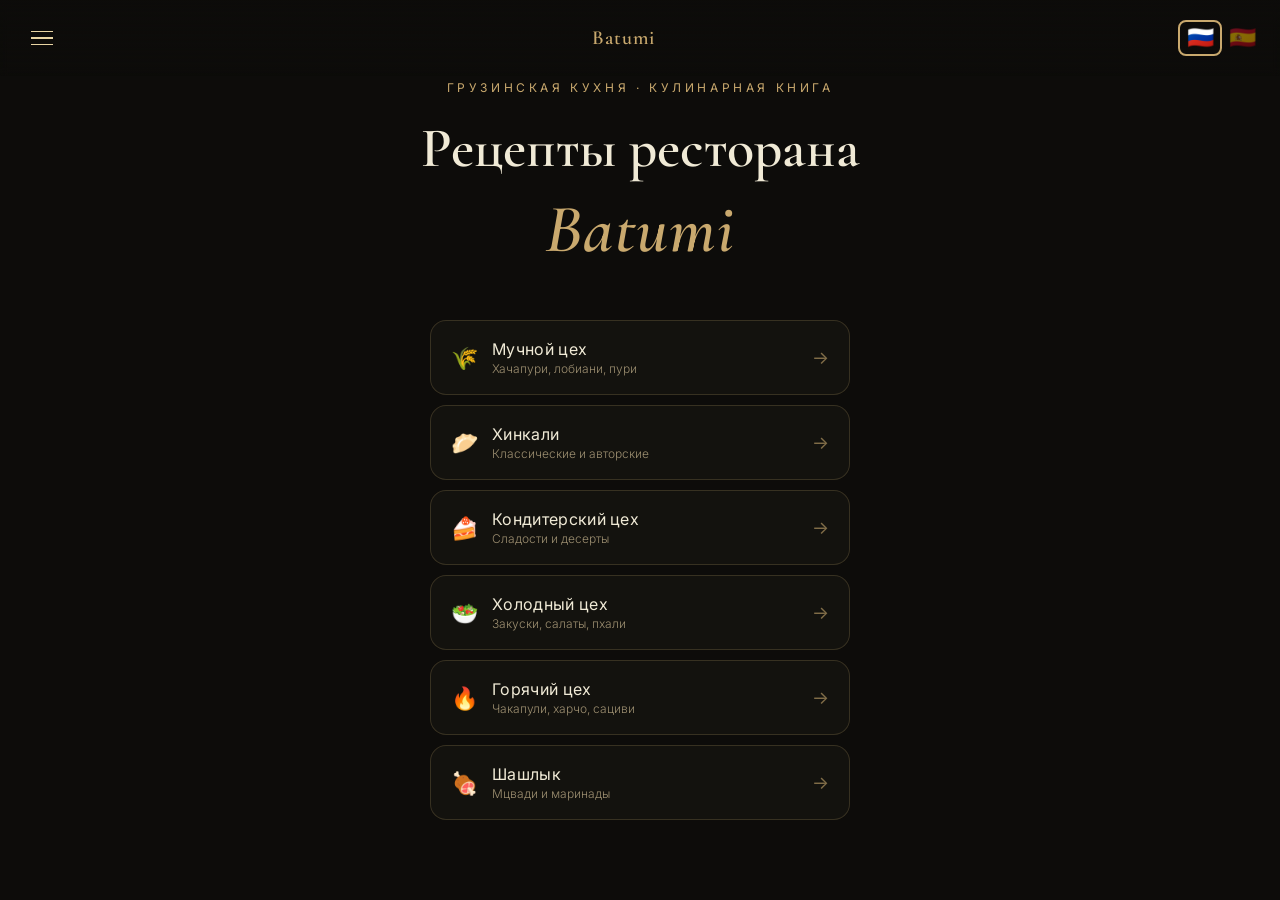
<file: index.html>
<!DOCTYPE html>
<html lang="ru">
<head>
<meta charset="UTF-8">
<meta name="viewport" content="width=device-width, initial-scale=1.0">
<title>Batumi · Рецепты ресторана</title>
<link href="https://fonts.googleapis.com/css2?family=Cormorant+Garamond:ital,wght@0,400;0,600;1,400&family=Inter:wght@300;400;500&display=swap" rel="stylesheet">

<script type="text/javascript">
    (function(c,l,a,r,i,t,y){
        c[a]=c[a]||function(){(c[a].q=c[a].q||[]).push(arguments)};
        t=l.createElement(r);t.async=1;t.src="https://www.clarity.ms/tag/"+i;
        y=l.getElementsByTagName(r)[0];y.parentNode.insertBefore(t,y);
    })(window, document, "clarity", "script", "xf62ik1lb2");
</script>

<link rel="stylesheet" href="style.css">
</head>
<body>

<!-- ═══════════════ HEADER ═══════════════ -->
<header>
  <button class="burger" id="burgerBtn" aria-label="Открыть меню" aria-expanded="false">
    <span></span><span></span><span></span>
  </button>

  <a href="index.html" class="logo" data-i18n="logo">Batumi</a>

  <div class="lang-switcher" role="group" aria-label="Выбор языка">
    <button class="lang-btn active" id="langRu" onclick="setLang('ru')" aria-label="Русский" title="Русский">🇷🇺</button>
    <button class="lang-btn" id="langEs" onclick="setLang('es')" aria-label="Español" title="Español">🇪🇸</button>
  </div>
</header>

<!-- ═══════════════ SIDEBAR ═══════════════ -->
<div class="sidebar-overlay" id="overlay" onclick="closeSidebar()"></div>
<nav class="sidebar" id="sidebar" aria-label="Основная навигация">
  <p class="sidebar-title" data-i18n="nav_title">Разделы</p>
  <a href="index.html" class="sidebar-link">
    <span class="icon">🏠</span><span data-i18n="nav_home">Главная</span>
  </a>
  <a href="flour.html" class="sidebar-link">
    <span class="icon">🌾</span><span data-i18n="cat_flour">Мучной цех</span>
  </a>
  <a href="khinkali.html" class="sidebar-link">
    <span class="icon">🥟</span><span data-i18n="cat_khinkali">Хинкали</span>
  </a>
  <a href="pastry.html" class="sidebar-link">
    <span class="icon">🍰</span><span data-i18n="cat_pastry">Кондитерский цех</span>
  </a>
  <a href="cold.html" class="sidebar-link">
    <span class="icon">🥗</span><span data-i18n="cat_cold">Холодный цех</span>
  </a>
  <a href="hot.html" class="sidebar-link">
    <span class="icon">🔥</span><span data-i18n="cat_hot">Горячий цех</span>
  </a>
  <a href="grill.html" class="sidebar-link">
    <span class="icon">🍖</span><span data-i18n="cat_grill">Шашлык</span>
  </a>
</nav>

<!-- ═══════════════ HOME ═══════════════ -->
<div class="bg-hero" style="min-height:100svh; display:flex; flex-direction:column;">
  <section id="home" aria-label="Главная страница">
    <div class="hero-content">
      <p class="hero-eyebrow" data-i18n="hero_eyebrow">Грузинская Кухня · Кулинарная книга</p>
      <h1 class="hero-title">
        <span data-i18n="hero_title_line1">Рецепты ресторана</span>
        <span class="brand">Batumi</span>
      </h1>
    </div>

    <nav class="categories" aria-label="Категории рецептов">
      <a href="flour.html" class="cat-btn">
        <div class="cat-left">
          <span class="cat-icon">🌾</span>
          <div class="cat-info">
            <span class="cat-name" data-i18n="cat_flour">Мучной цех</span>
            <span class="cat-count" data-i18n="cat_flour_desc">Хачапури, лобиани, пури</span>
          </div>
        </div>
        <span class="cat-arrow">→</span>
      </a>

      <a href="khinkali.html" class="cat-btn">
        <div class="cat-left">
          <span class="cat-icon">🥟</span>
          <div class="cat-info">
            <span class="cat-name" data-i18n="cat_khinkali">Хинкали</span>
            <span class="cat-count" data-i18n="cat_khinkali_desc">Классические и авторские</span>
          </div>
        </div>
        <span class="cat-arrow">→</span>
      </a>

      <a href="pastry.html" class="cat-btn">
        <div class="cat-left">
          <span class="cat-icon">🍰</span>
          <div class="cat-info">
            <span class="cat-name" data-i18n="cat_pastry">Кондитерский цех</span>
            <span class="cat-count" data-i18n="cat_pastry_desc">Сладости и десерты</span>
          </div>
        </div>
        <span class="cat-arrow">→</span>
      </a>

      <a href="cold.html" class="cat-btn">
        <div class="cat-left">
          <span class="cat-icon">🥗</span>
          <div class="cat-info">
            <span class="cat-name" data-i18n="cat_cold">Холодный цех</span>
            <span class="cat-count" data-i18n="cat_cold_desc">Закуски, салаты, пхали</span>
          </div>
        </div>
        <span class="cat-arrow">→</span>
      </a>

      <a href="hot.html" class="cat-btn">
        <div class="cat-left">
          <span class="cat-icon">🔥</span>
          <div class="cat-info">
            <span class="cat-name" data-i18n="cat_hot">Горячий цех</span>
            <span class="cat-count" data-i18n="cat_hot_desc">Чакапули, харчо, сациви</span>
          </div>
        </div>
        <span class="cat-arrow">→</span>
      </a>

      <a href="grill.html" class="cat-btn">
        <div class="cat-left">
          <span class="cat-icon">🍖</span>
          <div class="cat-info">
            <span class="cat-name" data-i18n="cat_grill">Шашлык</span>
            <span class="cat-count" data-i18n="cat_grill_desc">Мцвади и маринады</span>
          </div>
        </div>
        <span class="cat-arrow">→</span>
      </a>
    </nav>
  </section>
</div>

<!-- ═══════════════ RECIPE MODAL ═══════════════ -->
<div class="modal-overlay" id="recipeOverlay" onclick="closeRecipe()"></div>
<div class="recipe-modal" id="recipeModal" role="dialog" aria-modal="true" aria-labelledby="recipeModalTitle">
  <button class="modal-close" onclick="closeRecipe()" aria-label="Закрыть">✕</button>
  <div id="recipeModalBody"></div>
</div>

<script src="data.js"></script>
<script src="app.js"></script>
</body>
</html>
</file>
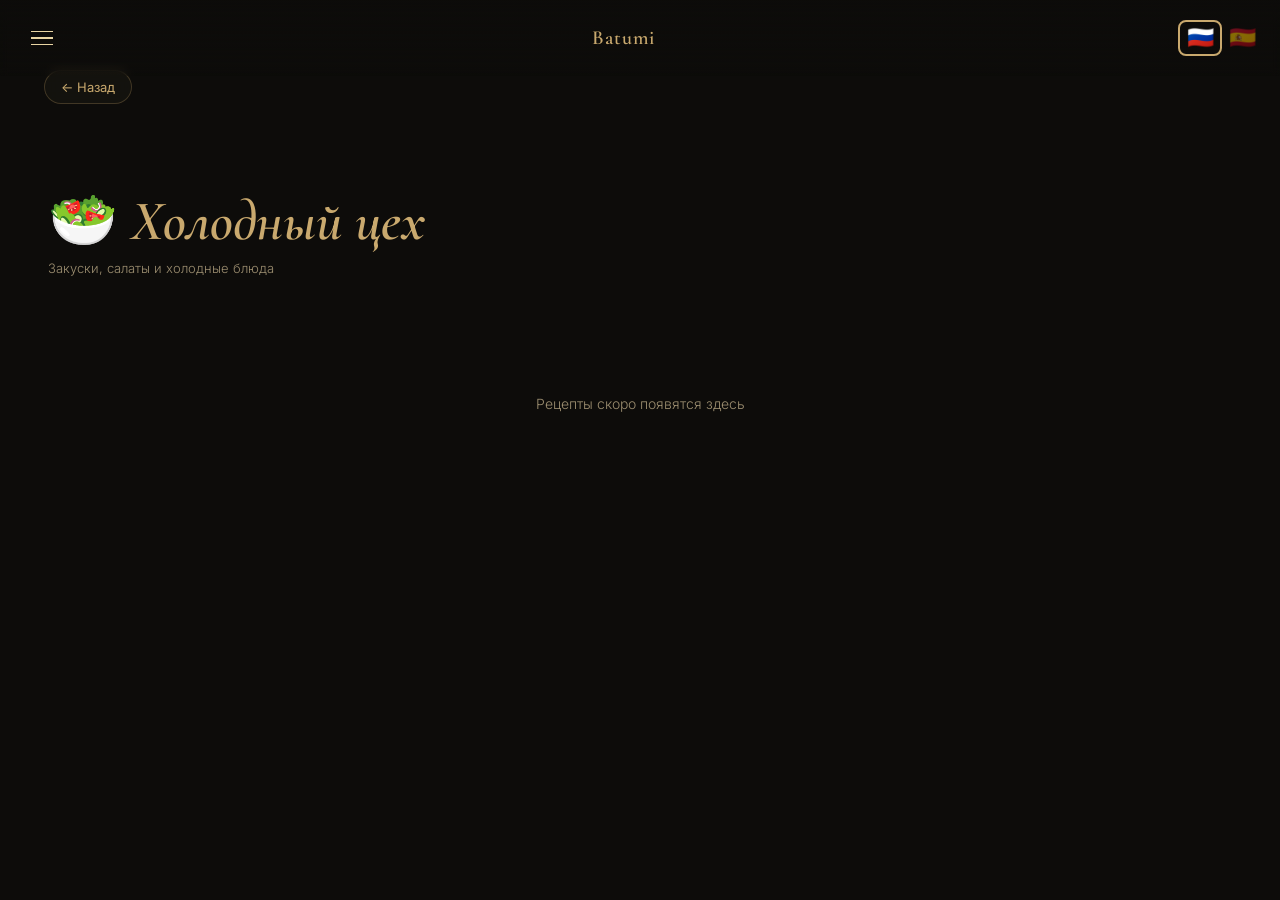
<file: cold.html>
<!DOCTYPE html>
<html lang="ru">
<head>
<meta charset="UTF-8">
<meta name="viewport" content="width=device-width, initial-scale=1.0">
<title>Холодный цех · Batumi</title>
<link href="https://fonts.googleapis.com/css2?family=Cormorant+Garamond:ital,wght@0,400;0,600;1,400&family=Inter:wght@300;400;500&display=swap" rel="stylesheet">

<!-- Analytics placeholder: replace with your tracking code -->
<!-- Google Analytics: <script async src="https://www.googletagmanager.com/gtag/js?id=G-XXXXXXXX"></script> -->
<!-- Yandex Metrica: paste counter code here -->

<link rel="stylesheet" href="style.css">
</head>
<body>

<!-- ═══════════════ HEADER ═══════════════ -->
<header>
  <button class="burger" id="burgerBtn" aria-label="Открыть меню" aria-expanded="false">
    <span></span><span></span><span></span>
  </button>

  <a href="index.html" class="logo" data-i18n="logo">Batumi</a>

  <div class="lang-switcher" role="group" aria-label="Выбор языка">
    <button class="lang-btn active" id="langRu" onclick="setLang('ru')" aria-label="Русский" title="Русский">🇷🇺</button>
    <button class="lang-btn" id="langEs" onclick="setLang('es')" aria-label="Español" title="Español">🇪🇸</button>
  </div>
</header>

<!-- ═══════════════ SIDEBAR ═══════════════ -->
<div class="sidebar-overlay" id="overlay" onclick="closeSidebar()"></div>
<nav class="sidebar" id="sidebar" aria-label="Основная навигация">
  <p class="sidebar-title" data-i18n="nav_title">Разделы</p>
  <a href="index.html" class="sidebar-link">
    <span class="icon">🏠</span><span data-i18n="nav_home">Главная</span>
  </a>
  <a href="flour.html" class="sidebar-link">
    <span class="icon">🌾</span><span data-i18n="cat_flour">Мучной цех</span>
  </a>
  <a href="khinkali.html" class="sidebar-link">
    <span class="icon">🥟</span><span data-i18n="cat_khinkali">Хинкали</span>
  </a>
  <a href="pastry.html" class="sidebar-link">
    <span class="icon">🍰</span><span data-i18n="cat_pastry">Кондитерский цех</span>
  </a>
  <a href="cold.html" class="sidebar-link">
    <span class="icon">🥗</span><span data-i18n="cat_cold">Холодный цех</span>
  </a>
  <a href="hot.html" class="sidebar-link">
    <span class="icon">🔥</span><span data-i18n="cat_hot">Горячий цех</span>
  </a>
  <a href="grill.html" class="sidebar-link">
    <span class="icon">🍖</span><span data-i18n="cat_grill">Шашлык</span>
  </a>
</nav>

<!-- ═══════════════ SECTION PAGE ═══════════════ -->
<div class="bg-cold" style="min-height:100svh;">
  <section class="section-hero" aria-label="Холодный цех">
    <a href="index.html" class="back-btn" data-i18n="back" aria-label="Назад">← Назад</a>
    <h1 class="section-title" id="sectionTitle">🥗 <em>Холодный цех</em></h1>
    <p class="section-desc" id="sectionDesc">Закуски, салаты и холодные блюда</p>
  </section>
  <div class="recipe-grid" id="recipeGrid" role="list" aria-label="Список рецептов">
    <!-- rendered by app.js -->
  </div>
</div>

<!-- ═══════════════ RECIPE MODAL ═══════════════ -->
<div class="modal-overlay" id="recipeOverlay" onclick="closeRecipe()"></div>
<div class="recipe-modal" id="recipeModal" role="dialog" aria-modal="true" aria-labelledby="recipeModalTitle">
  <button class="modal-close" onclick="closeRecipe()" aria-label="Закрыть">✕</button>
  <div id="recipeModalBody"></div>
</div>

<script src="data.js"></script>
<script>const CATEGORY_ID = 'cold';</script>
<script src="app.js"></script>
</body>
</html>
</file>
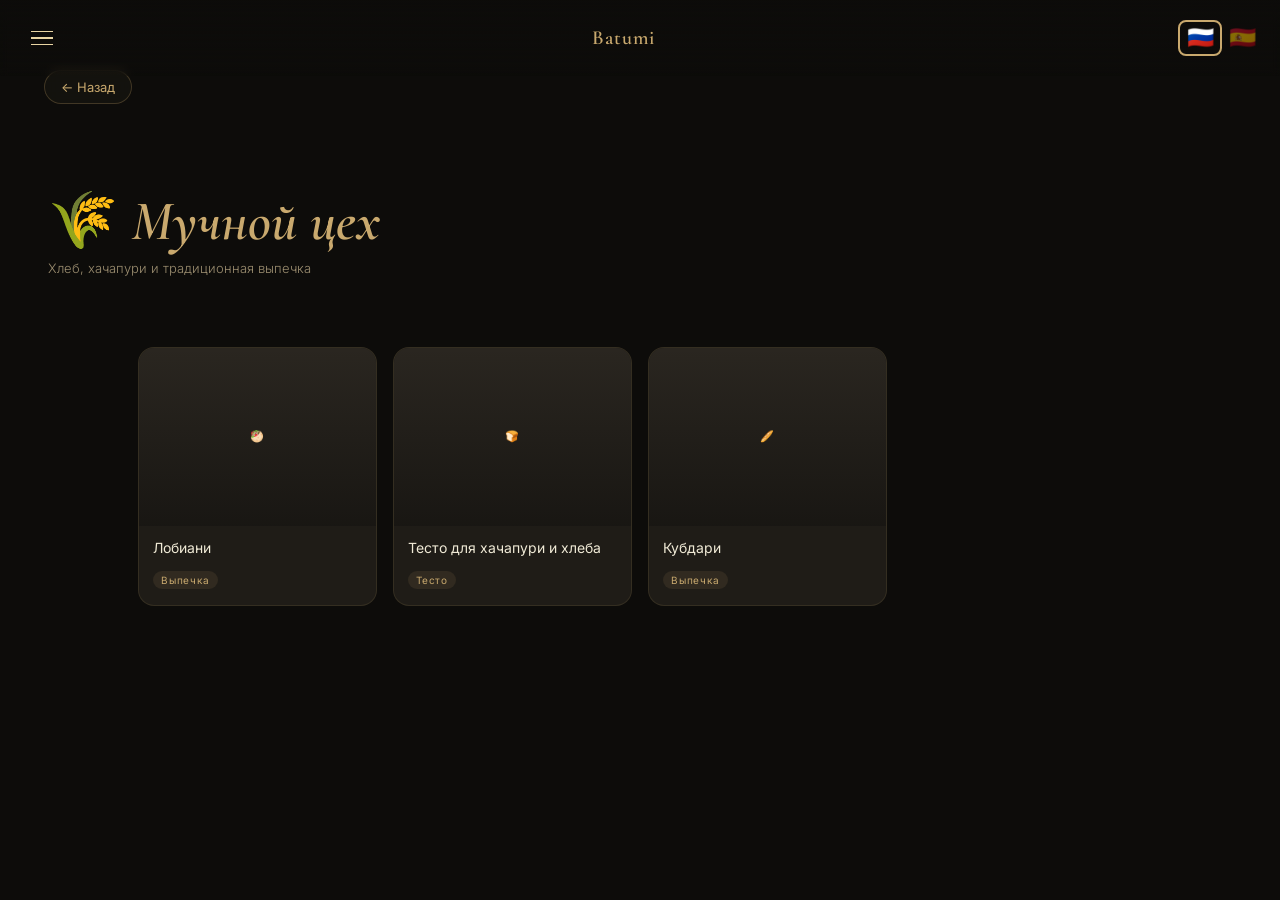
<file: flour.html>
<!DOCTYPE html>
<html lang="ru">
<head>
<meta charset="UTF-8">
<meta name="viewport" content="width=device-width, initial-scale=1.0">
<title>Мучной цех · Batumi</title>
<link href="https://fonts.googleapis.com/css2?family=Cormorant+Garamond:ital,wght@0,400;0,600;1,400&family=Inter:wght@300;400;500&display=swap" rel="stylesheet">

<!-- Analytics placeholder: replace with your tracking code -->
<!-- Google Analytics: <script async src="https://www.googletagmanager.com/gtag/js?id=G-XXXXXXXX"></script> -->
<!-- Yandex Metrica: paste counter code here -->

<link rel="stylesheet" href="style.css">
</head>
<body>

<!-- ═══════════════ HEADER ═══════════════ -->
<header>
  <button class="burger" id="burgerBtn" aria-label="Открыть меню" aria-expanded="false">
    <span></span><span></span><span></span>
  </button>

  <a href="index.html" class="logo" data-i18n="logo">Batumi</a>

  <div class="lang-switcher" role="group" aria-label="Выбор языка">
    <button class="lang-btn active" id="langRu" onclick="setLang('ru')" aria-label="Русский" title="Русский">🇷🇺</button>
    <button class="lang-btn" id="langEs" onclick="setLang('es')" aria-label="Español" title="Español">🇪🇸</button>
  </div>
</header>

<!-- ═══════════════ SIDEBAR ═══════════════ -->
<div class="sidebar-overlay" id="overlay" onclick="closeSidebar()"></div>
<nav class="sidebar" id="sidebar" aria-label="Основная навигация">
  <p class="sidebar-title" data-i18n="nav_title">Разделы</p>
  <a href="index.html" class="sidebar-link">
    <span class="icon">🏠</span><span data-i18n="nav_home">Главная</span>
  </a>
  <a href="flour.html" class="sidebar-link">
    <span class="icon">🌾</span><span data-i18n="cat_flour">Мучной цех</span>
  </a>
  <a href="khinkali.html" class="sidebar-link">
    <span class="icon">🥟</span><span data-i18n="cat_khinkali">Хинкали</span>
  </a>
  <a href="pastry.html" class="sidebar-link">
    <span class="icon">🍰</span><span data-i18n="cat_pastry">Кондитерский цех</span>
  </a>
  <a href="cold.html" class="sidebar-link">
    <span class="icon">🥗</span><span data-i18n="cat_cold">Холодный цех</span>
  </a>
  <a href="hot.html" class="sidebar-link">
    <span class="icon">🔥</span><span data-i18n="cat_hot">Горячий цех</span>
  </a>
  <a href="grill.html" class="sidebar-link">
    <span class="icon">🍖</span><span data-i18n="cat_grill">Шашлык</span>
  </a>
</nav>

<!-- ═══════════════ SECTION PAGE ═══════════════ -->
<div class="bg-flour" style="min-height:100svh;">
  <section class="section-hero" aria-label="Мучной цех">
    <a href="index.html" class="back-btn" data-i18n="back" aria-label="Назад">← Назад</a>
    <h1 class="section-title" id="sectionTitle">🌾 <em>Мучной цех</em></h1>
    <p class="section-desc" id="sectionDesc">Хлеб, хачапури и традиционная выпечка</p>
  </section>
  <div class="recipe-grid" id="recipeGrid" role="list" aria-label="Список рецептов">
    <!-- rendered by app.js -->
  </div>
</div>

<!-- ═══════════════ RECIPE MODAL ═══════════════ -->
<div class="modal-overlay" id="recipeOverlay" onclick="closeRecipe()"></div>
<div class="recipe-modal" id="recipeModal" role="dialog" aria-modal="true" aria-labelledby="recipeModalTitle">
  <button class="modal-close" onclick="closeRecipe()" aria-label="Закрыть">✕</button>
  <div id="recipeModalBody"></div>
</div>

<script src="data.js"></script>
<script>const CATEGORY_ID = 'flour';</script>
<script src="app.js"></script>
</body>
</html>
</file>
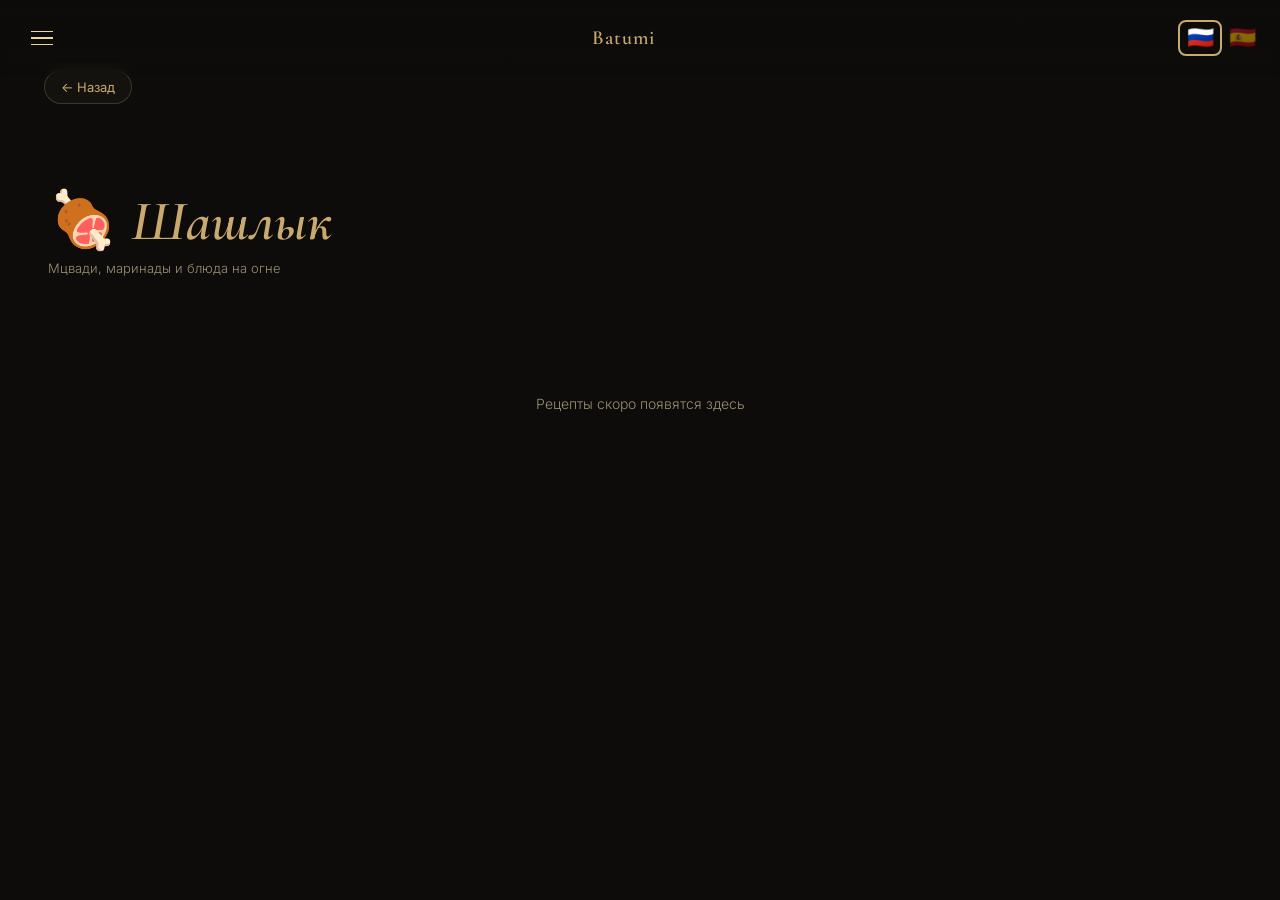
<file: grill.html>
<!DOCTYPE html>
<html lang="ru">
<head>
<meta charset="UTF-8">
<meta name="viewport" content="width=device-width, initial-scale=1.0">
<title>Шашлык · Batumi</title>
<link href="https://fonts.googleapis.com/css2?family=Cormorant+Garamond:ital,wght@0,400;0,600;1,400&family=Inter:wght@300;400;500&display=swap" rel="stylesheet">

<!-- Analytics placeholder: replace with your tracking code -->
<!-- Google Analytics: <script async src="https://www.googletagmanager.com/gtag/js?id=G-XXXXXXXX"></script> -->
<!-- Yandex Metrica: paste counter code here -->

<link rel="stylesheet" href="style.css">
</head>
<body>

<!-- ═══════════════ HEADER ═══════════════ -->
<header>
  <button class="burger" id="burgerBtn" aria-label="Открыть меню" aria-expanded="false">
    <span></span><span></span><span></span>
  </button>

  <a href="index.html" class="logo" data-i18n="logo">Batumi</a>

  <div class="lang-switcher" role="group" aria-label="Выбор языка">
    <button class="lang-btn active" id="langRu" onclick="setLang('ru')" aria-label="Русский" title="Русский">🇷🇺</button>
    <button class="lang-btn" id="langEs" onclick="setLang('es')" aria-label="Español" title="Español">🇪🇸</button>
  </div>
</header>

<!-- ═══════════════ SIDEBAR ═══════════════ -->
<div class="sidebar-overlay" id="overlay" onclick="closeSidebar()"></div>
<nav class="sidebar" id="sidebar" aria-label="Основная навигация">
  <p class="sidebar-title" data-i18n="nav_title">Разделы</p>
  <a href="index.html" class="sidebar-link">
    <span class="icon">🏠</span><span data-i18n="nav_home">Главная</span>
  </a>
  <a href="flour.html" class="sidebar-link">
    <span class="icon">🌾</span><span data-i18n="cat_flour">Мучной цех</span>
  </a>
  <a href="khinkali.html" class="sidebar-link">
    <span class="icon">🥟</span><span data-i18n="cat_khinkali">Хинкали</span>
  </a>
  <a href="pastry.html" class="sidebar-link">
    <span class="icon">🍰</span><span data-i18n="cat_pastry">Кондитерский цех</span>
  </a>
  <a href="cold.html" class="sidebar-link">
    <span class="icon">🥗</span><span data-i18n="cat_cold">Холодный цех</span>
  </a>
  <a href="hot.html" class="sidebar-link">
    <span class="icon">🔥</span><span data-i18n="cat_hot">Горячий цех</span>
  </a>
  <a href="grill.html" class="sidebar-link">
    <span class="icon">🍖</span><span data-i18n="cat_grill">Шашлык</span>
  </a>
</nav>

<!-- ═══════════════ SECTION PAGE ═══════════════ -->
<div class="bg-grill" style="min-height:100svh;">
  <section class="section-hero" aria-label="Шашлык">
    <a href="index.html" class="back-btn" data-i18n="back" aria-label="Назад">← Назад</a>
    <h1 class="section-title" id="sectionTitle">🍖 <em>Шашлык</em></h1>
    <p class="section-desc" id="sectionDesc">Мцвади, маринады и блюда на огне</p>
  </section>
  <div class="recipe-grid" id="recipeGrid" role="list" aria-label="Список рецептов">
    <!-- rendered by app.js -->
  </div>
</div>

<!-- ═══════════════ RECIPE MODAL ═══════════════ -->
<div class="modal-overlay" id="recipeOverlay" onclick="closeRecipe()"></div>
<div class="recipe-modal" id="recipeModal" role="dialog" aria-modal="true" aria-labelledby="recipeModalTitle">
  <button class="modal-close" onclick="closeRecipe()" aria-label="Закрыть">✕</button>
  <div id="recipeModalBody"></div>
</div>

<script src="data.js"></script>
<script>const CATEGORY_ID = 'grill';</script>
<script src="app.js"></script>
</body>
</html>
</file>
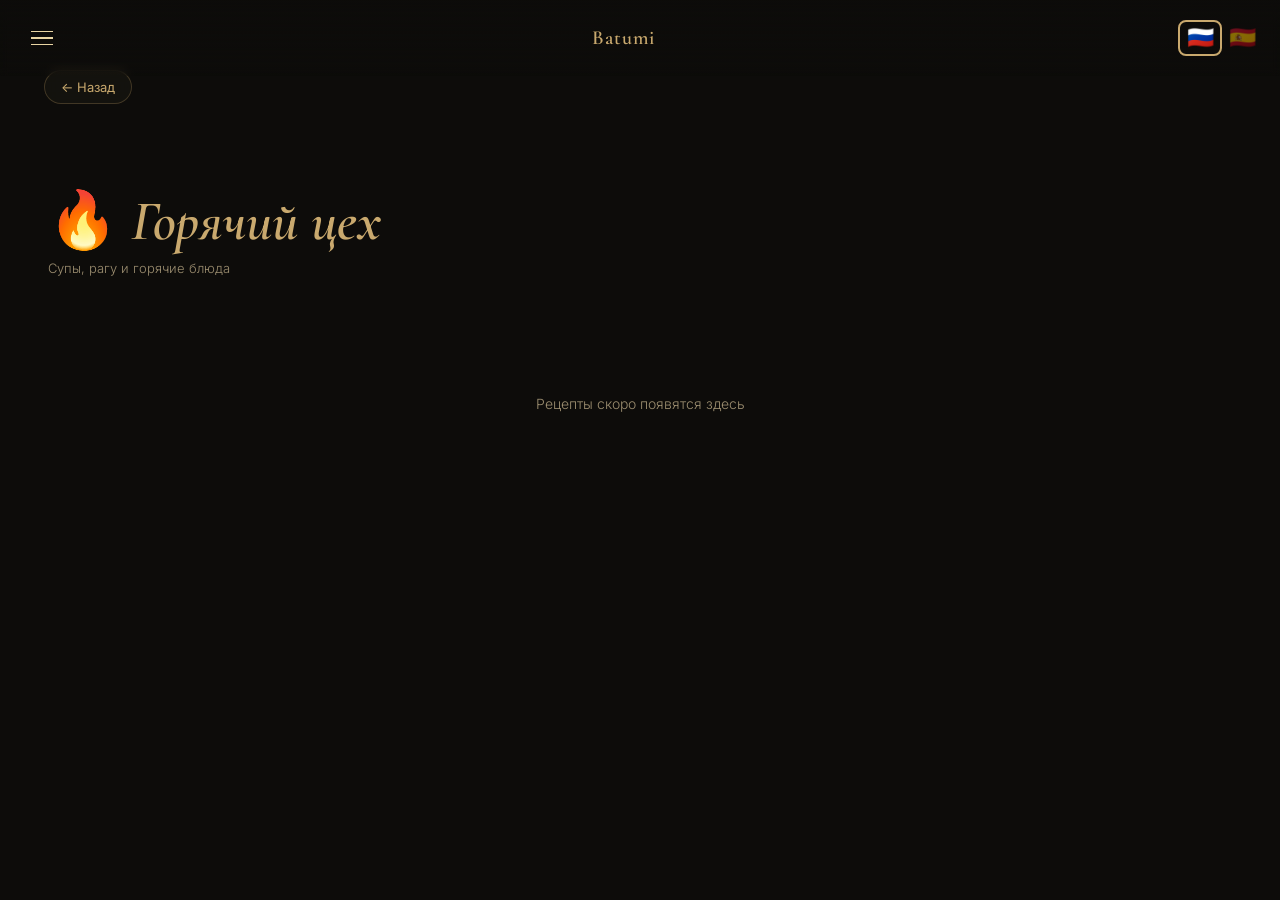
<file: hot.html>
<!DOCTYPE html>
<html lang="ru">
<head>
<meta charset="UTF-8">
<meta name="viewport" content="width=device-width, initial-scale=1.0">
<title>Горячий цех · Batumi</title>
<link href="https://fonts.googleapis.com/css2?family=Cormorant+Garamond:ital,wght@0,400;0,600;1,400&family=Inter:wght@300;400;500&display=swap" rel="stylesheet">

<!-- Analytics placeholder: replace with your tracking code -->
<!-- Google Analytics: <script async src="https://www.googletagmanager.com/gtag/js?id=G-XXXXXXXX"></script> -->
<!-- Yandex Metrica: paste counter code here -->

<link rel="stylesheet" href="style.css">
</head>
<body>

<!-- ═══════════════ HEADER ═══════════════ -->
<header>
  <button class="burger" id="burgerBtn" aria-label="Открыть меню" aria-expanded="false">
    <span></span><span></span><span></span>
  </button>

  <a href="index.html" class="logo" data-i18n="logo">Batumi</a>

  <div class="lang-switcher" role="group" aria-label="Выбор языка">
    <button class="lang-btn active" id="langRu" onclick="setLang('ru')" aria-label="Русский" title="Русский">🇷🇺</button>
    <button class="lang-btn" id="langEs" onclick="setLang('es')" aria-label="Español" title="Español">🇪🇸</button>
  </div>
</header>

<!-- ═══════════════ SIDEBAR ═══════════════ -->
<div class="sidebar-overlay" id="overlay" onclick="closeSidebar()"></div>
<nav class="sidebar" id="sidebar" aria-label="Основная навигация">
  <p class="sidebar-title" data-i18n="nav_title">Разделы</p>
  <a href="index.html" class="sidebar-link">
    <span class="icon">🏠</span><span data-i18n="nav_home">Главная</span>
  </a>
  <a href="flour.html" class="sidebar-link">
    <span class="icon">🌾</span><span data-i18n="cat_flour">Мучной цех</span>
  </a>
  <a href="khinkali.html" class="sidebar-link">
    <span class="icon">🥟</span><span data-i18n="cat_khinkali">Хинкали</span>
  </a>
  <a href="pastry.html" class="sidebar-link">
    <span class="icon">🍰</span><span data-i18n="cat_pastry">Кондитерский цех</span>
  </a>
  <a href="cold.html" class="sidebar-link">
    <span class="icon">🥗</span><span data-i18n="cat_cold">Холодный цех</span>
  </a>
  <a href="hot.html" class="sidebar-link">
    <span class="icon">🔥</span><span data-i18n="cat_hot">Горячий цех</span>
  </a>
  <a href="grill.html" class="sidebar-link">
    <span class="icon">🍖</span><span data-i18n="cat_grill">Шашлык</span>
  </a>
</nav>

<!-- ═══════════════ SECTION PAGE ═══════════════ -->
<div class="bg-hot" style="min-height:100svh;">
  <section class="section-hero" aria-label="Горячий цех">
    <a href="index.html" class="back-btn" data-i18n="back" aria-label="Назад">← Назад</a>
    <h1 class="section-title" id="sectionTitle">🔥 <em>Горячий цех</em></h1>
    <p class="section-desc" id="sectionDesc">Супы, рагу и горячие блюда</p>
  </section>
  <div class="recipe-grid" id="recipeGrid" role="list" aria-label="Список рецептов">
    <!-- rendered by app.js -->
  </div>
</div>

<!-- ═══════════════ RECIPE MODAL ═══════════════ -->
<div class="modal-overlay" id="recipeOverlay" onclick="closeRecipe()"></div>
<div class="recipe-modal" id="recipeModal" role="dialog" aria-modal="true" aria-labelledby="recipeModalTitle">
  <button class="modal-close" onclick="closeRecipe()" aria-label="Закрыть">✕</button>
  <div id="recipeModalBody"></div>
</div>

<script src="data.js"></script>
<script>const CATEGORY_ID = 'hot';</script>
<script src="app.js"></script>
</body>
</html>
</file>
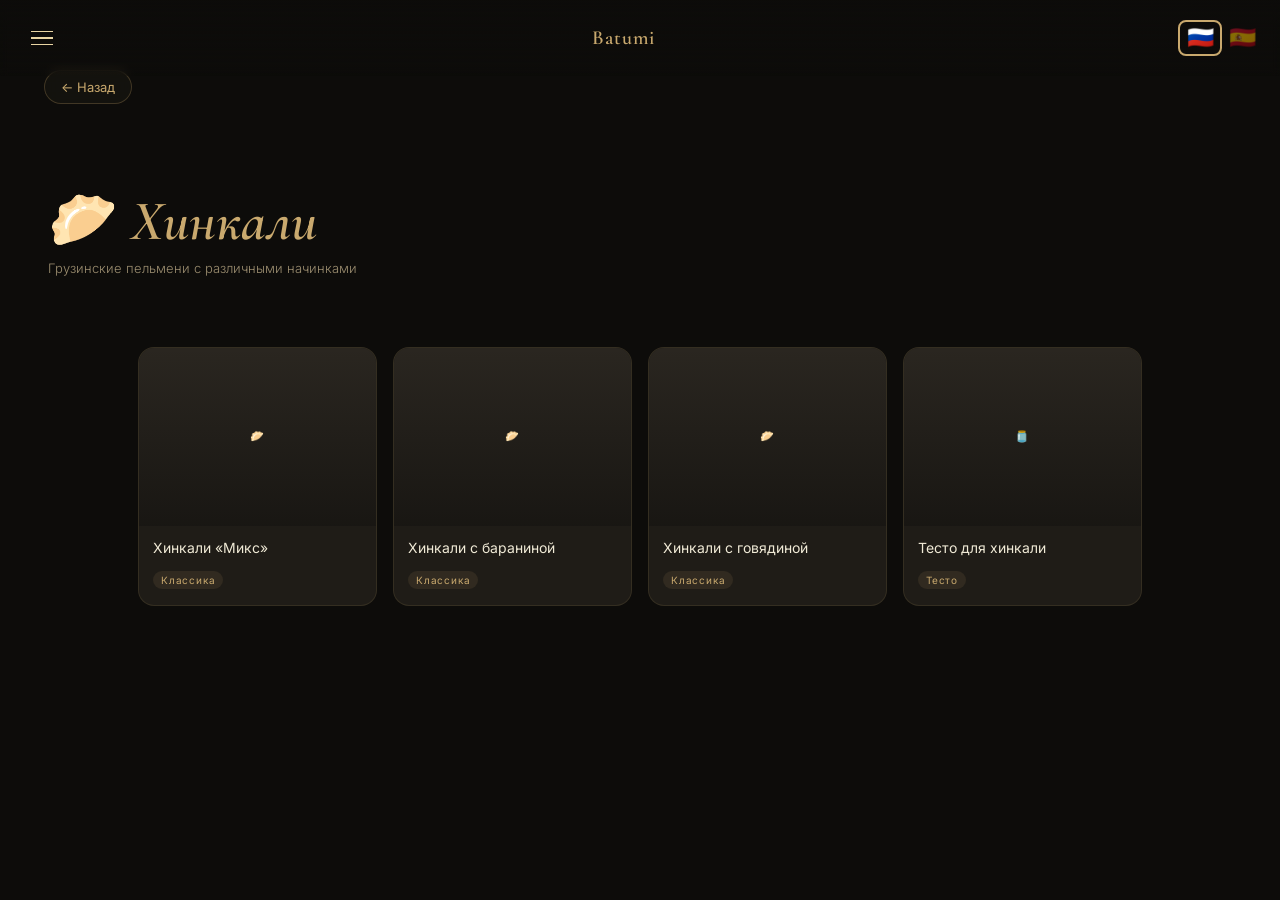
<file: khinkali.html>
<!DOCTYPE html>
<html lang="ru">
<head>
<meta charset="UTF-8">
<meta name="viewport" content="width=device-width, initial-scale=1.0">
<title>Хинкали · Batumi</title>
<link href="https://fonts.googleapis.com/css2?family=Cormorant+Garamond:ital,wght@0,400;0,600;1,400&family=Inter:wght@300;400;500&display=swap" rel="stylesheet">

<!-- Analytics placeholder: replace with your tracking code -->
<!-- Google Analytics: <script async src="https://www.googletagmanager.com/gtag/js?id=G-XXXXXXXX"></script> -->
<!-- Yandex Metrica: paste counter code here -->

<link rel="stylesheet" href="style.css">
</head>
<body>

<!-- ═══════════════ HEADER ═══════════════ -->
<header>
  <button class="burger" id="burgerBtn" aria-label="Открыть меню" aria-expanded="false">
    <span></span><span></span><span></span>
  </button>

  <a href="index.html" class="logo" data-i18n="logo">Batumi</a>

  <div class="lang-switcher" role="group" aria-label="Выбор языка">
    <button class="lang-btn active" id="langRu" onclick="setLang('ru')" aria-label="Русский" title="Русский">🇷🇺</button>
    <button class="lang-btn" id="langEs" onclick="setLang('es')" aria-label="Español" title="Español">🇪🇸</button>
  </div>
</header>

<!-- ═══════════════ SIDEBAR ═══════════════ -->
<div class="sidebar-overlay" id="overlay" onclick="closeSidebar()"></div>
<nav class="sidebar" id="sidebar" aria-label="Основная навигация">
  <p class="sidebar-title" data-i18n="nav_title">Разделы</p>
  <a href="index.html" class="sidebar-link">
    <span class="icon">🏠</span><span data-i18n="nav_home">Главная</span>
  </a>
  <a href="flour.html" class="sidebar-link">
    <span class="icon">🌾</span><span data-i18n="cat_flour">Мучной цех</span>
  </a>
  <a href="khinkali.html" class="sidebar-link">
    <span class="icon">🥟</span><span data-i18n="cat_khinkali">Хинкали</span>
  </a>
  <a href="pastry.html" class="sidebar-link">
    <span class="icon">🍰</span><span data-i18n="cat_pastry">Кондитерский цех</span>
  </a>
  <a href="cold.html" class="sidebar-link">
    <span class="icon">🥗</span><span data-i18n="cat_cold">Холодный цех</span>
  </a>
  <a href="hot.html" class="sidebar-link">
    <span class="icon">🔥</span><span data-i18n="cat_hot">Горячий цех</span>
  </a>
  <a href="grill.html" class="sidebar-link">
    <span class="icon">🍖</span><span data-i18n="cat_grill">Шашлык</span>
  </a>
</nav>

<!-- ═══════════════ SECTION PAGE ═══════════════ -->
<div class="bg-khinkali" style="min-height:100svh;">
  <section class="section-hero" aria-label="Хинкали">
    <a href="index.html" class="back-btn" data-i18n="back" aria-label="Назад">← Назад</a>
    <h1 class="section-title" id="sectionTitle">🥟 <em>Хинкали</em></h1>
    <p class="section-desc" id="sectionDesc">Грузинские пельмени с различными начинками</p>
  </section>
  <div class="recipe-grid" id="recipeGrid" role="list" aria-label="Список рецептов">
    <!-- rendered by app.js -->
  </div>
</div>

<!-- ═══════════════ RECIPE MODAL ═══════════════ -->
<div class="modal-overlay" id="recipeOverlay" onclick="closeRecipe()"></div>
<div class="recipe-modal" id="recipeModal" role="dialog" aria-modal="true" aria-labelledby="recipeModalTitle">
  <button class="modal-close" onclick="closeRecipe()" aria-label="Закрыть">✕</button>
  <div id="recipeModalBody"></div>
</div>

<script src="data.js"></script>
<script>const CATEGORY_ID = 'khinkali';</script>
<script src="app.js"></script>
</body>
</html>
</file>
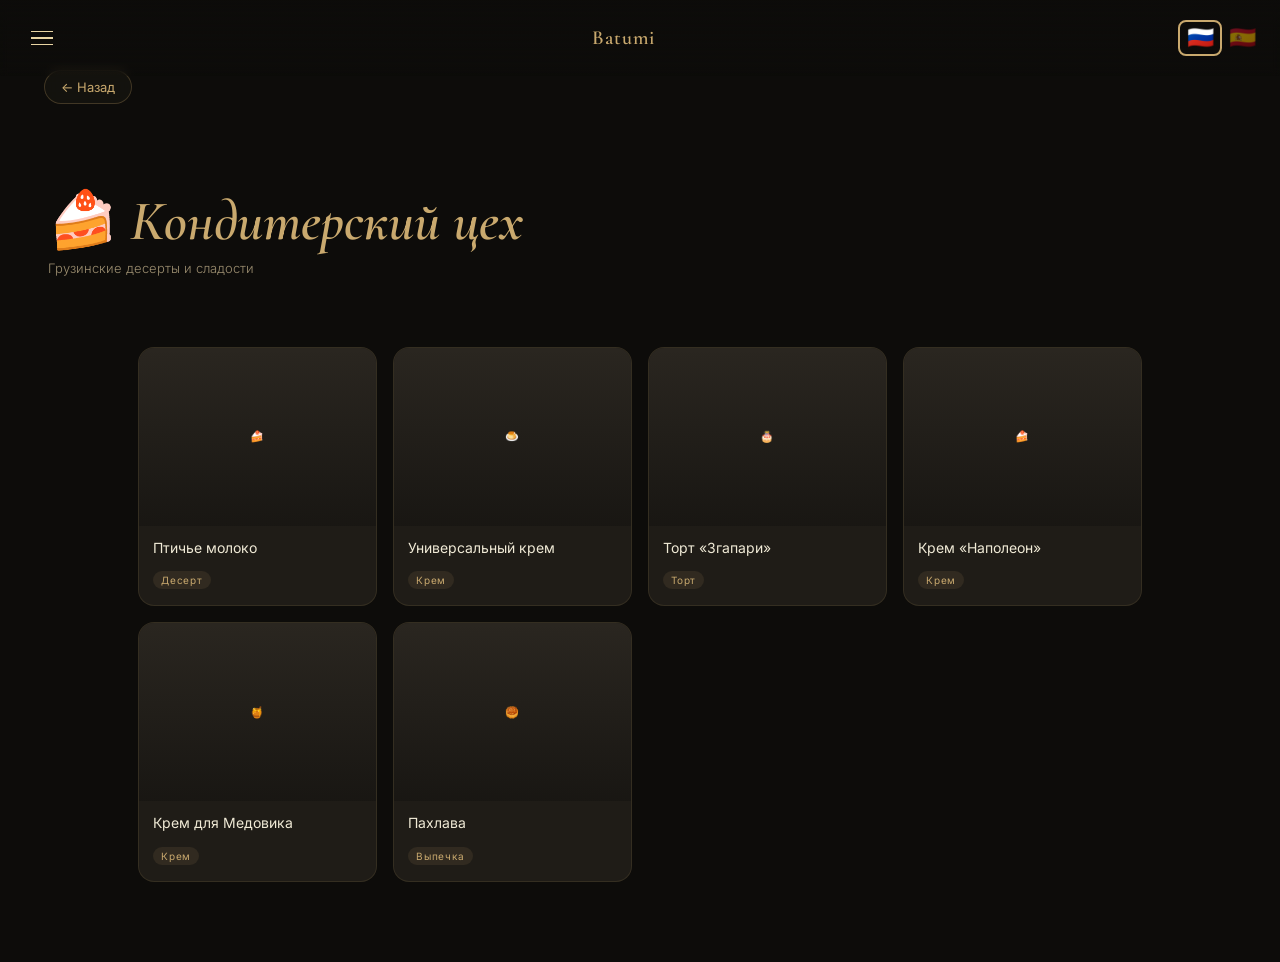
<file: pastry.html>
<!DOCTYPE html>
<html lang="ru">
<head>
<meta charset="UTF-8">
<meta name="viewport" content="width=device-width, initial-scale=1.0">
<title>Кондитерский цех · Batumi</title>
<link href="https://fonts.googleapis.com/css2?family=Cormorant+Garamond:ital,wght@0,400;0,600;1,400&family=Inter:wght@300;400;500&display=swap" rel="stylesheet">

<!-- Analytics placeholder: replace with your tracking code -->
<!-- Google Analytics: <script async src="https://www.googletagmanager.com/gtag/js?id=G-XXXXXXXX"></script> -->
<!-- Yandex Metrica: paste counter code here -->

<link rel="stylesheet" href="style.css">
</head>
<body>

<!-- ═══════════════ HEADER ═══════════════ -->
<header>
  <button class="burger" id="burgerBtn" aria-label="Открыть меню" aria-expanded="false">
    <span></span><span></span><span></span>
  </button>

  <a href="index.html" class="logo" data-i18n="logo">Batumi</a>

  <div class="lang-switcher" role="group" aria-label="Выбор языка">
    <button class="lang-btn active" id="langRu" onclick="setLang('ru')" aria-label="Русский" title="Русский">🇷🇺</button>
    <button class="lang-btn" id="langEs" onclick="setLang('es')" aria-label="Español" title="Español">🇪🇸</button>
  </div>
</header>

<!-- ═══════════════ SIDEBAR ═══════════════ -->
<div class="sidebar-overlay" id="overlay" onclick="closeSidebar()"></div>
<nav class="sidebar" id="sidebar" aria-label="Основная навигация">
  <p class="sidebar-title" data-i18n="nav_title">Разделы</p>
  <a href="index.html" class="sidebar-link">
    <span class="icon">🏠</span><span data-i18n="nav_home">Главная</span>
  </a>
  <a href="flour.html" class="sidebar-link">
    <span class="icon">🌾</span><span data-i18n="cat_flour">Мучной цех</span>
  </a>
  <a href="khinkali.html" class="sidebar-link">
    <span class="icon">🥟</span><span data-i18n="cat_khinkali">Хинкали</span>
  </a>
  <a href="pastry.html" class="sidebar-link">
    <span class="icon">🍰</span><span data-i18n="cat_pastry">Кондитерский цех</span>
  </a>
  <a href="cold.html" class="sidebar-link">
    <span class="icon">🥗</span><span data-i18n="cat_cold">Холодный цех</span>
  </a>
  <a href="hot.html" class="sidebar-link">
    <span class="icon">🔥</span><span data-i18n="cat_hot">Горячий цех</span>
  </a>
  <a href="grill.html" class="sidebar-link">
    <span class="icon">🍖</span><span data-i18n="cat_grill">Шашлык</span>
  </a>
</nav>

<!-- ═══════════════ SECTION PAGE ═══════════════ -->
<div class="bg-pastry" style="min-height:100svh;">
  <section class="section-hero" aria-label="Кондитерский цех">
    <a href="index.html" class="back-btn" data-i18n="back" aria-label="Назад">← Назад</a>
    <h1 class="section-title" id="sectionTitle">🍰 <em>Кондитерский цех</em></h1>
    <p class="section-desc" id="sectionDesc">Грузинские десерты и сладости</p>
  </section>
  <div class="recipe-grid" id="recipeGrid" role="list" aria-label="Список рецептов">
    <!-- rendered by app.js -->
  </div>
</div>

<!-- ═══════════════ RECIPE MODAL ═══════════════ -->
<div class="modal-overlay" id="recipeOverlay" onclick="closeRecipe()"></div>
<div class="recipe-modal" id="recipeModal" role="dialog" aria-modal="true" aria-labelledby="recipeModalTitle">
  <button class="modal-close" onclick="closeRecipe()" aria-label="Закрыть">✕</button>
  <div id="recipeModalBody"></div>
</div>

<script src="data.js"></script>
<script>const CATEGORY_ID = 'pastry';</script>
<script src="app.js"></script>
</body>
</html>
</file>
<file: style.css>
*, *::before, *::after { box-sizing: border-box; margin: 0; padding: 0; }

  :root {
    --gold: #C9A96E;
    --gold-light: #E8D5A3;
    --dark: #0D0C0A;
    --dark-2: #161410;
    --dark-3: #1F1C17;
    --dark-4: #2A2620;
    --text: #F0EAD6;
    --text-muted: #9C8E70;
    --radius-sm: 8px;
    --radius-md: 16px;
    --radius-lg: 24px;
    --transition: 0.3s cubic-bezier(0.4,0,0.2,1);
  }

  html { scroll-behavior: smooth; }

  body {
    font-family: 'Inter', sans-serif;
    background: var(--dark);
    color: var(--text);
    min-height: 100vh;
    overflow-x: hidden;
  }

  /* ─── BACKGROUNDS ─── */
  .bg-hero {
    background-image:
      linear-gradient(to bottom, rgba(13,12,10,0.3) 0%, rgba(13,12,10,0.6) 60%, rgba(13,12,10,0.95) 100%),
      url('https://images.unsplash.com/photo-1746185601009-3ddac4b23121?w=1200&q=80');
    background-size: cover; background-position: center;
  }
  .bg-khinkali {
    background-image: linear-gradient(rgba(13,12,10,0.55),rgba(13,12,10,0.85)),
      url('https://images.unsplash.com/photo-1742137745270-0929d2c548ab?w=800&q=80');
    background-size: cover; background-position: center;
  }
  .bg-flour {
    background-image: linear-gradient(rgba(13,12,10,0.55),rgba(13,12,10,0.85)),
      url('https://images.unsplash.com/photo-1597566360895-5d93e580554e?w=800&q=80');
    background-size: cover; background-position: center;
  }
  .bg-pastry {
    background-image: linear-gradient(rgba(13,12,10,0.55),rgba(13,12,10,0.85)),
      url('https://images.unsplash.com/photo-1578985545062-69928b1d9587?w=800&q=80');
    background-size: cover; background-position: center;
  }
  .bg-cold {
    background-image: linear-gradient(rgba(13,12,10,0.55),rgba(13,12,10,0.85)),
      url('https://images.unsplash.com/photo-1512621776951-a57141f2eefd?w=800&q=80');
    background-size: cover; background-position: center;
  }
  .bg-hot {
    background-image: linear-gradient(rgba(13,12,10,0.55),rgba(13,12,10,0.85)),
      url('https://images.unsplash.com/photo-1547592166-23ac45744acd?w=800&q=80');
    background-size: cover; background-position: center;
  }
  .bg-grill {
    background-image: linear-gradient(rgba(13,12,10,0.55),rgba(13,12,10,0.85)),
      url('https://images.unsplash.com/photo-1558030006-450675393462?w=800&q=80');
    background-size: cover; background-position: center;
  }

  /* ─── HEADER ─── */
  header {
    position: fixed; top: 0; left: 0; right: 0; z-index: 100;
    display: flex; align-items: center; justify-content: space-between;
    padding: 16px 20px;
    background: linear-gradient(to bottom, rgba(13,12,10,0.9), transparent);
    backdrop-filter: blur(4px);
  }

  .burger {
    background: none; border: none; cursor: pointer;
    width: 44px; height: 44px;
    display: flex; flex-direction: column; align-items: center; justify-content: center; gap: 5px;
    border-radius: var(--radius-sm);
    transition: background var(--transition);
  }
  .burger:hover { background: rgba(201,169,110,0.15); }
  .burger span {
    display: block; width: 22px; height: 1.5px;
    background: var(--gold-light);
    transition: var(--transition);
  }
  .burger.open span:nth-child(1) { transform: translateY(6.5px) rotate(45deg); }
  .burger.open span:nth-child(2) { opacity: 0; }
  .burger.open span:nth-child(3) { transform: translateY(-6.5px) rotate(-45deg); }

  .logo {
    font-family: 'Cormorant Garamond', serif;
    font-size: 20px; font-weight: 600; color: var(--gold);
    letter-spacing: 0.05em; text-decoration: none;
  }

  .lang-switcher { display: flex; gap: 6px; }
  .lang-btn {
    background: none; border: none; cursor: pointer;
    width: 36px; height: 28px; border-radius: 4px; overflow: hidden;
    opacity: 0.5; transition: opacity var(--transition), transform var(--transition);
    padding: 0; display: flex; align-items: center; justify-content: center;
    font-size: 22px; line-height: 1;
  }
  .lang-btn:hover { opacity: 0.85; transform: scale(1.08); }
  .lang-btn.active { opacity: 1; outline: 2px solid var(--gold); outline-offset: 2px; }

  /* ─── SIDEBAR ─── */
  .sidebar-overlay {
    position: fixed; inset: 0; z-index: 90;
    background: rgba(13,12,10,0.7);
    opacity: 0; pointer-events: none;
    transition: opacity var(--transition);
  }
  .sidebar-overlay.open { opacity: 1; pointer-events: all; }

  .sidebar {
    position: fixed; top: 0; left: 0; bottom: 0; z-index: 95;
    width: min(300px, 85vw);
    background: var(--dark-3);
    border-right: 1px solid rgba(201,169,110,0.15);
    transform: translateX(-100%);
    transition: transform var(--transition);
    padding: 80px 0 40px;
    display: flex; flex-direction: column;
  }
  .sidebar.open { transform: translateX(0); }

  .sidebar-title {
    font-family: 'Cormorant Garamond', serif;
    font-size: 13px; font-weight: 400; letter-spacing: 0.2em;
    color: var(--text-muted); text-transform: uppercase;
    padding: 0 24px 16px;
    border-bottom: 1px solid rgba(201,169,110,0.1);
    margin-bottom: 8px;
  }

  .sidebar-link {
    display: flex; align-items: center; gap: 12px;
    padding: 14px 24px;
    text-decoration: none; color: var(--text);
    font-size: 15px; font-weight: 300; letter-spacing: 0.03em;
    transition: background var(--transition), color var(--transition);
    border-left: 2px solid transparent;
  }
  .sidebar-link:hover {
    background: rgba(201,169,110,0.08);
    color: var(--gold-light);
    border-left-color: var(--gold);
  }
  .sidebar-link .icon { font-size: 18px; opacity: 0.6; }

  /* ─── HERO ─── */
  #home {
    min-height: 100svh;
    display: flex; flex-direction: column; justify-content: center; align-items: center;
    text-align: center;
    padding: 0 20px 48px;
  }

  .hero-eyebrow {
    font-size: 12px; letter-spacing: 0.3em; text-transform: uppercase;
    color: var(--gold); font-weight: 400;
    margin-bottom: 18px;
  }

  .hero-title {
    font-family: 'Cormorant Garamond', serif;
    font-size: clamp(36px, 9vw, 56px);
    font-weight: 600; line-height: 1.25;
    color: var(--text);
    margin-bottom: 48px;
  }
  .hero-title .brand {
    display: block;
    font-style: italic; color: var(--gold);
    font-size: clamp(40px, 11vw, 68px);
    letter-spacing: 0.02em;
    margin-top: 4px;
  }

  /* ─── CATEGORY BUTTONS ─── */
  .categories {
    display: flex; flex-direction: column; gap: 10px;
    width: 100%; max-width: 480px;
    text-align: left;
  }

  .cat-btn {
    display: flex; align-items: center; justify-content: space-between;
    padding: 18px 20px;
    background: rgba(22,20,16,0.85);
    border: 1px solid rgba(201,169,110,0.2);
    border-radius: var(--radius-md);
    cursor: pointer; text-decoration: none;
    color: var(--text);
    backdrop-filter: blur(12px);
    transition: border-color var(--transition), background var(--transition), transform var(--transition);
    animation: fadeUp 0.5s ease both;
  }
  .cat-btn:hover {
    border-color: var(--gold);
    background: rgba(201,169,110,0.08);
    transform: translateX(4px);
  }
  .cat-btn:nth-child(1) { animation-delay: 0.05s; }
  .cat-btn:nth-child(2) { animation-delay: 0.10s; }
  .cat-btn:nth-child(3) { animation-delay: 0.15s; }
  .cat-btn:nth-child(4) { animation-delay: 0.20s; }
  .cat-btn:nth-child(5) { animation-delay: 0.25s; }
  .cat-btn:nth-child(6) { animation-delay: 0.30s; }

  .cat-left { display: flex; align-items: center; gap: 14px; }
  .cat-icon { font-size: 22px; line-height: 1; }
  .cat-info {}
  .cat-name {
    font-size: 16px; font-weight: 400; letter-spacing: 0.02em;
    display: block; margin-bottom: 2px;
  }
  .cat-count {
    font-size: 12px; color: var(--text-muted); font-weight: 300;
    display: block;
  }
  .cat-arrow { color: var(--gold); font-size: 18px; opacity: 0.6; transition: opacity var(--transition); }
  .cat-btn:hover .cat-arrow { opacity: 1; }

  /* ─── SECTION PAGE ─── */
  .section-hero {
    min-height: 35vh; position: relative;
    display: flex; flex-direction: column; justify-content: flex-end;
    padding: 80px 20px 28px;
  }

  .back-btn {
    position: absolute; top: 70px; left: 16px;
    background: rgba(22,20,16,0.8); border: 1px solid rgba(201,169,110,0.25);
    border-radius: 50px; padding: 8px 16px;
    color: var(--gold); font-size: 13px; cursor: pointer;
    display: flex; align-items: center; gap: 6px;
    transition: var(--transition);
    backdrop-filter: blur(8px);
    text-decoration: none;
  }
  .back-btn:hover { background: rgba(201,169,110,0.12); }

  .section-title {
    font-family: 'Cormorant Garamond', serif;
    font-size: clamp(32px, 9vw, 56px); font-weight: 600; line-height: 1.1;
    color: var(--text);
  }
  .section-title em { color: var(--gold); font-style: italic; }
  .section-desc {
    font-size: 13px; color: var(--text-muted); font-weight: 300;
    margin-top: 6px; line-height: 1.6;
  }

  /* ─── RECIPE GRID ─── */
  .recipe-grid {
    padding: 24px 16px 48px;
    display: grid;
    grid-template-columns: repeat(auto-fill, minmax(160px, 1fr));
    gap: 12px;
  }

  @media (min-width: 640px) {
    .recipe-grid { grid-template-columns: repeat(3, 1fr); padding: 32px 24px 64px; gap: 16px; }
  }
  @media (min-width: 1024px) {
    .recipe-grid { grid-template-columns: repeat(4, 1fr); max-width: 1100px; margin: 0 auto; }
  }

  .recipe-card {
    background: var(--dark-3);
    border: 1px solid rgba(201,169,110,0.12);
    border-radius: var(--radius-md);
    overflow: hidden;
    cursor: pointer;
    transition: border-color var(--transition), transform var(--transition);
    animation: fadeUp 0.4s ease both;
  }
  .recipe-card:hover {
    border-color: rgba(201,169,110,0.4);
    transform: translateY(-3px);
  }

  .card-img {
    aspect-ratio: 4/3;
    background: var(--dark-4);
    display: flex; align-items: center; justify-content: center;
    font-size: 32px;
    position: relative; overflow: hidden;
  }
  .card-img::after {
    content: '';
    position: absolute; inset: 0;
    background: linear-gradient(to top, rgba(13,12,10,0.6), transparent);
  }
  .card-placeholder-text {
    font-family: 'Cormorant Garamond', serif;
    font-size: 11px; letter-spacing: 0.15em; text-transform: uppercase;
    color: var(--text-muted); position: relative; z-index: 1;
  }

  .card-body { padding: 12px 14px 16px; }
  .card-name {
    font-size: 14px; font-weight: 400; line-height: 1.4;
    margin-bottom: 6px;
  }
  .card-meta {
    display: flex; align-items: center; gap: 8px;
    font-size: 11px; color: var(--text-muted);
  }
  .card-dot { width: 3px; height: 3px; background: var(--gold); border-radius: 50%; opacity: 0.5; }

  .card-tag {
    display: inline-block;
    background: rgba(201,169,110,0.1);
    color: var(--gold);
    font-size: 10px; letter-spacing: 0.08em;
    padding: 3px 8px; border-radius: 20px;
    margin-top: 8px;
  }

  /* ─── DESKTOP LAYOUT ─── */
  @media (min-width: 768px) {
    #home { padding: 0 48px 64px; }
    .categories { max-width: 420px; }
    .recipe-grid { padding: 32px 48px 80px; }
    .section-hero { padding: 96px 48px 36px; }
    .back-btn { left: 44px; }
  }

  @media (min-width: 1200px) {
    #home { padding: 0; }
    .categories { max-width: 420px; }
  }

  /* ─── ANIMATIONS ─── */
  @keyframes fadeUp {
    from { opacity: 0; transform: translateY(20px); }
    to   { opacity: 1; transform: translateY(0); }
  }

  .hero-eyebrow { animation: fadeUp 0.6s ease 0.1s both; }
  .hero-title   { animation: fadeUp 0.6s ease 0.2s both; }
  .categories   { animation: fadeUp 0.6s ease 0.4s both; }

  /* ─── SCROLLBAR ─── */
  ::-webkit-scrollbar { width: 4px; }
  ::-webkit-scrollbar-track { background: var(--dark); }
  ::-webkit-scrollbar-thumb { background: var(--dark-4); border-radius: 2px; }

  /* ─── REDUCED MOTION ─── */
  @media (prefers-reduced-motion: reduce) {
    *, *::before, *::after { animation-duration: 0.01ms !important; transition-duration: 0.01ms !important; }
  }

  /* ─── RECIPE MODAL ─── */
  .modal-overlay {
    position: fixed; inset: 0; z-index: 190;
    background: rgba(13,12,10,0.75);
    backdrop-filter: blur(2px);
    opacity: 0; pointer-events: none;
    transition: opacity var(--transition);
  }
  .modal-overlay.open { opacity: 1; pointer-events: all; }

  .recipe-modal {
    position: fixed; z-index: 195;
    left: 50%; top: 50%;
    transform: translate(-50%, -50%) scale(0.96);
    width: min(440px, 92vw);
    max-height: 85vh;
    overflow-y: auto;
    background: var(--dark-3);
    border: 1px solid rgba(201,169,110,0.2);
    border-radius: var(--radius-lg);
    padding: 32px 24px 28px;
    opacity: 0; pointer-events: none;
    transition: opacity var(--transition), transform var(--transition);
  }
  .recipe-modal.open {
    opacity: 1; pointer-events: all;
    transform: translate(-50%, -50%) scale(1);
  }

  .modal-close {
    position: absolute; top: 16px; right: 16px;
    background: rgba(201,169,110,0.1); border: none;
    width: 32px; height: 32px; border-radius: 50%;
    color: var(--gold-light); font-size: 14px; cursor: pointer;
    display: flex; align-items: center; justify-content: center;
    transition: background var(--transition);
  }
  .modal-close:hover { background: rgba(201,169,110,0.2); }

  .modal-emoji { font-size: 40px; margin-bottom: 12px; }
  .modal-title {
    font-family: 'Cormorant Garamond', serif;
    font-size: 26px; font-weight: 600; color: var(--text);
    margin-bottom: 4px; padding-right: 24px;
  }
  .modal-tag {
    display: inline-block;
    background: rgba(201,169,110,0.1); color: var(--gold);
    font-size: 11px; letter-spacing: 0.08em;
    padding: 4px 10px; border-radius: 20px;
    margin-bottom: 20px;
  }

  .modal-section-label {
    font-size: 12px; letter-spacing: 0.15em; text-transform: uppercase;
    color: var(--gold); font-weight: 400;
    margin: 18px 0 10px;
  }
  .modal-ing-list { list-style: none; }
  .modal-ing-list li {
    font-size: 14px; font-weight: 300; line-height: 1.8;
    color: var(--text); padding-left: 14px; position: relative;
  }
  .modal-ing-list li.sub-header {
    color: var(--gold-light); font-weight: 500;
    padding-left: 0; margin-top: 10px;
    font-family: 'Cormorant Garamond', serif; font-size: 16px;
  }
  .modal-ing-list li:not(.sub-header)::before {
    content: '—'; position: absolute; left: 0; color: var(--text-muted);
  }

  .modal-steps-list { list-style: none; counter-reset: step-counter; }
  .modal-steps-list li {
    font-size: 14px; font-weight: 300; line-height: 1.7;
    color: var(--text); padding-left: 28px; position: relative;
    margin-bottom: 14px; counter-increment: step-counter;
  }
  .modal-steps-list li::before {
    content: counter(step-counter);
    position: absolute; left: 0; top: -1px;
    width: 20px; height: 20px; border-radius: 50%;
    background: rgba(201,169,110,0.15); color: var(--gold);
    font-size: 11px; font-weight: 500;
    display: flex; align-items: center; justify-content: center;
  }
  .modal-steps-list li .step-prefix {
    color: var(--gold-light); font-weight: 500;
  }
</file>
